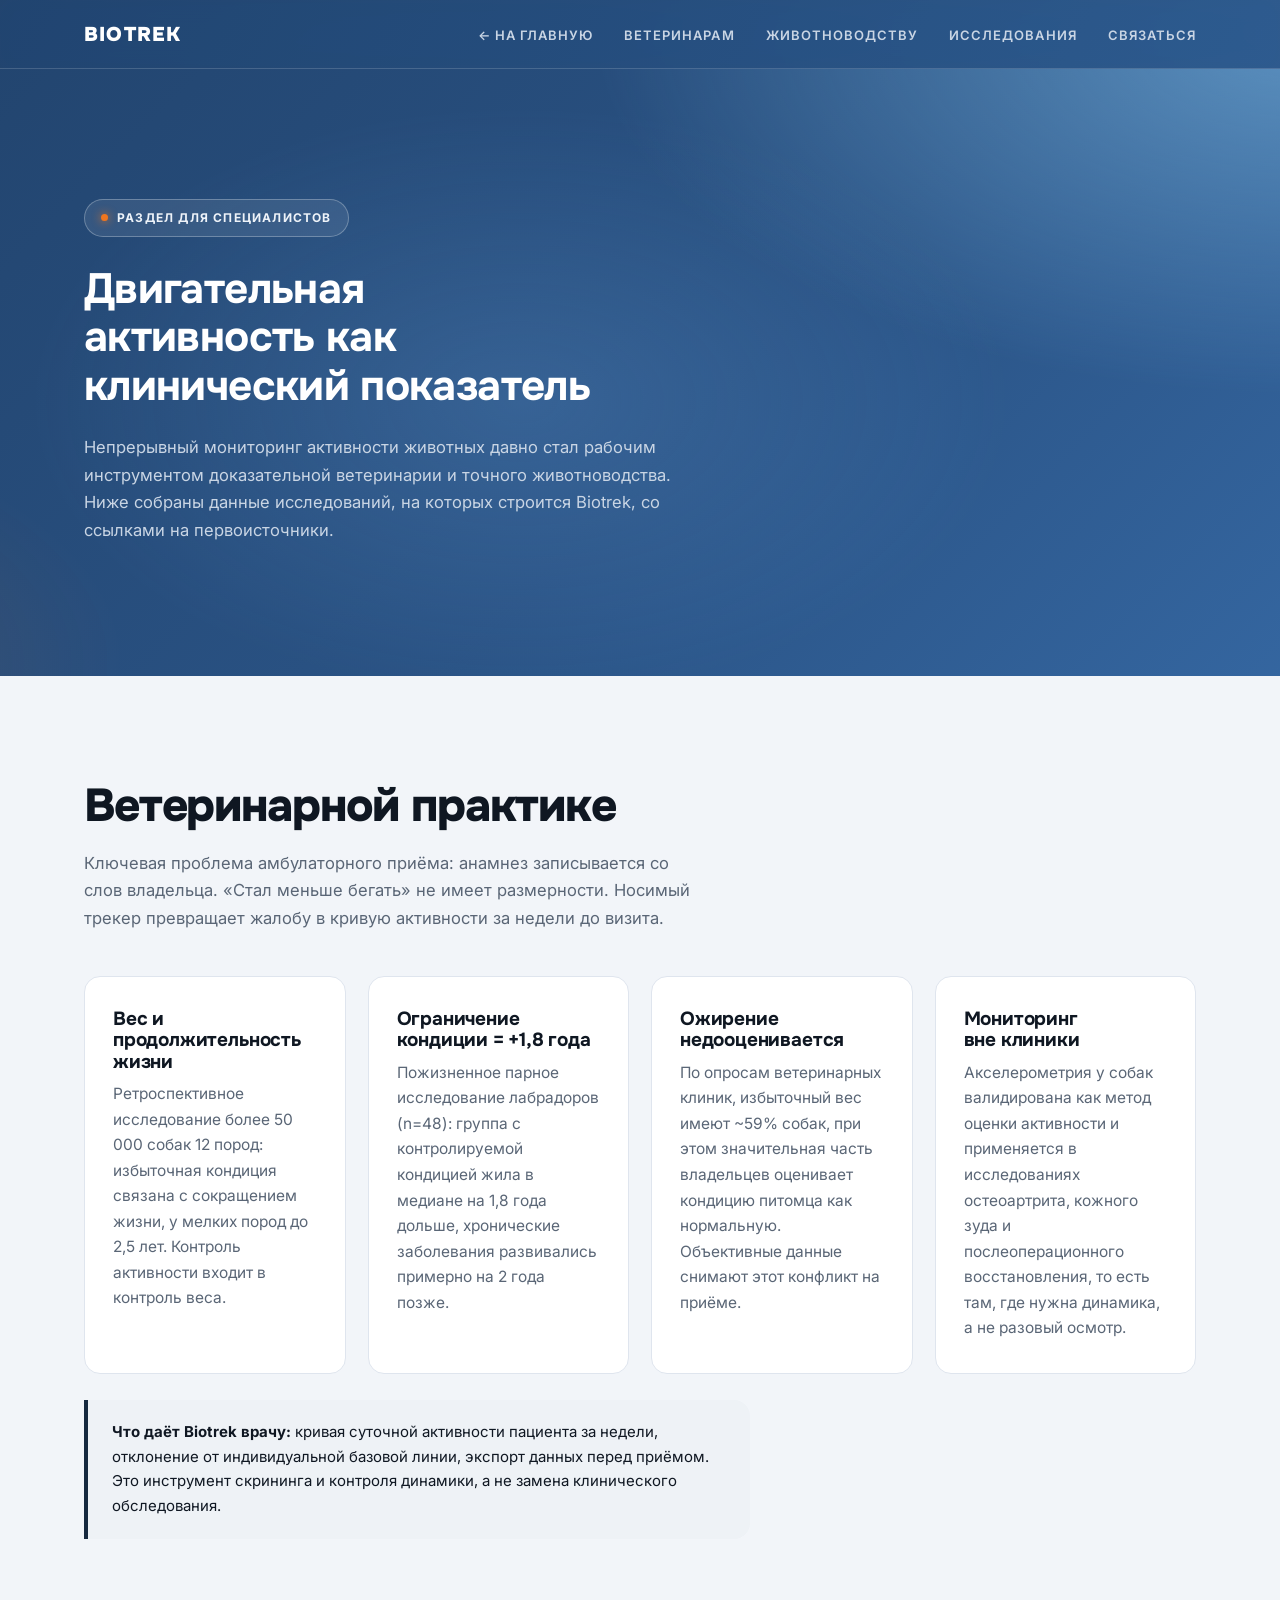
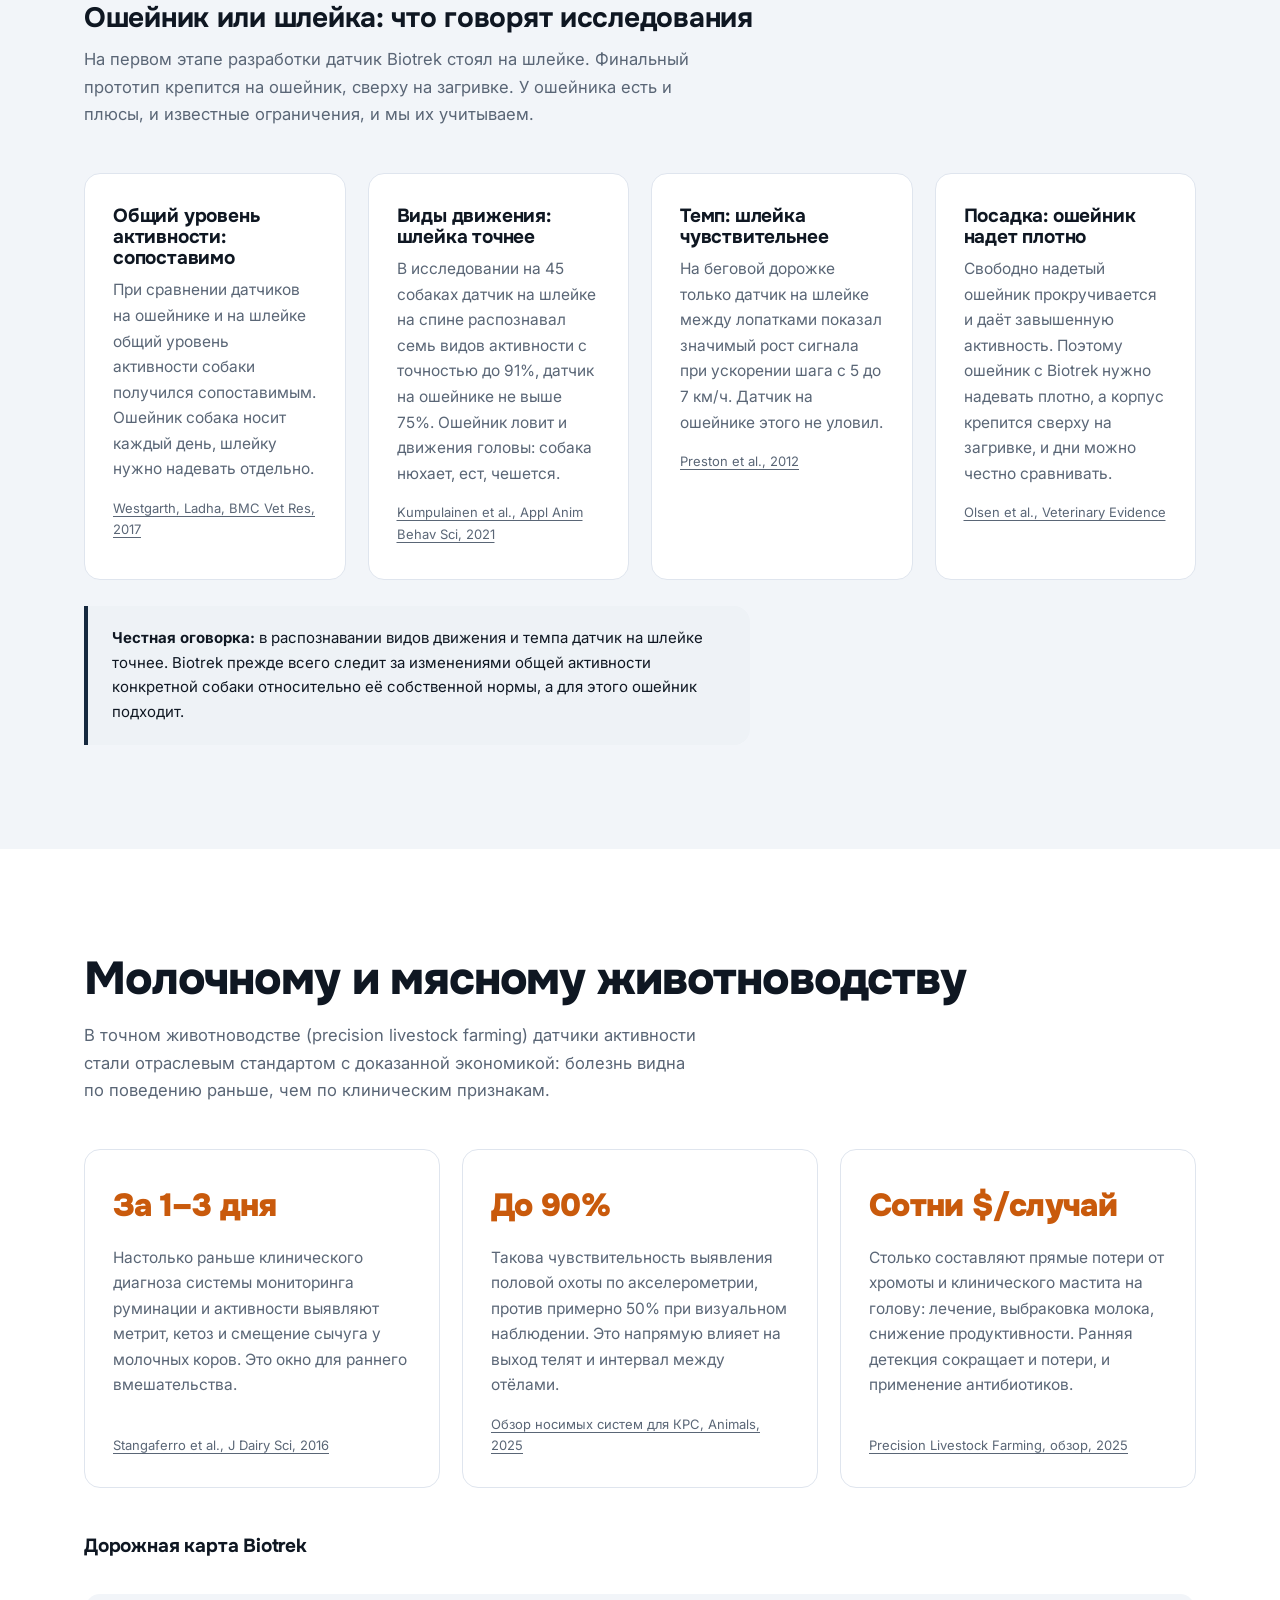
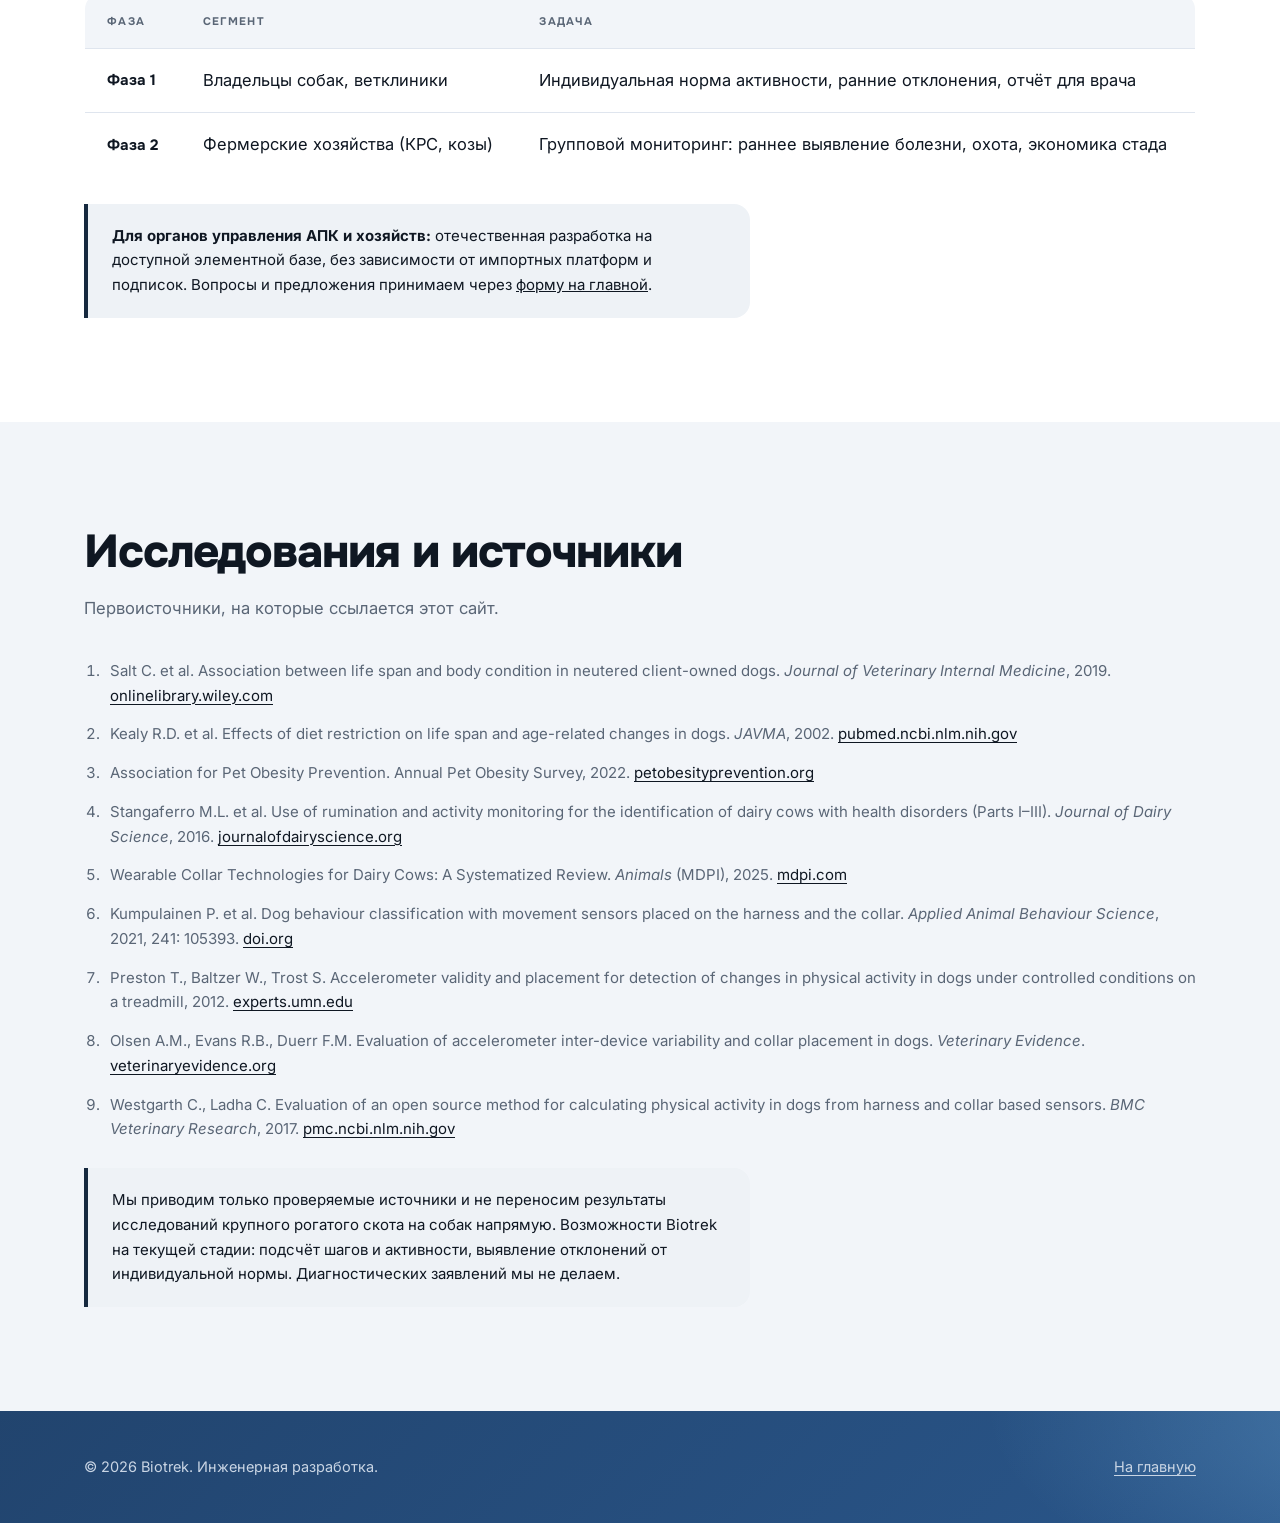
<file: professionals.html>
<!DOCTYPE html>
<html lang="ru">
<head>
  <meta charset="UTF-8">
  <meta name="viewport" content="width=device-width, initial-scale=1">
  <title>Biotrek для профессионалов: ветеринарам и животноводству</title>
  <meta name="description" content="Научные данные о мониторинге двигательной активности животных: объективный анамнез для ветеринаров, раннее выявление заболеваний в молочном животноводстве.">
  <link rel="icon" href="favicon.svg" type="image/svg+xml">
  <link rel="apple-touch-icon" href="apple-touch-icon.png">

  <!-- Превью ссылки в мессенджерах и соцсетях -->
  <meta property="og:type" content="website">
  <meta property="og:site_name" content="Biotrek">
  <meta property="og:title" content="Biotrek для профессионалов: ветеринарам и животноводству">
  <meta property="og:description" content="Научные данные о мониторинге двигательной активности животных: объективный анамнез для ветеринаров, раннее выявление заболеваний в молочном животноводстве.">
  <meta property="og:url" content="https://gromyko221.github.io/pawtrack/professionals.html">
  <meta property="og:image" content="https://gromyko221.github.io/pawtrack/og-image.jpg">
  <meta property="og:image:width" content="1200">
  <meta property="og:image:height" content="630">
  <meta property="og:image:alt" content="Оскар, золотистый ретривер, в кресле">
  <meta name="twitter:card" content="summary_large_image">
  <link rel="stylesheet" href="style.css?v=20261112g">
</head>

<body>

  <div class="wrap">
    <header>
      <div class="logo">Biotrek</div>
      <button class="menu-btn" type="button" aria-expanded="false" aria-controls="site-nav" aria-label="Открыть меню">
        <span></span><span></span><span></span>
      </button>
      <nav id="site-nav">
        <a href="index.html">← На главную</a>
        <a href="#vets">Ветеринарам</a>
        <a href="#agro">Животноводству</a>
        <a href="#refs">Исследования</a>
        <a href="index.html#contact">Связаться</a>
      </nav>
    </header>
  </div>

  <div class="wrap">
    <section class="hero">
      <span class="badge">Раздел для специалистов</span>
      <h1>Двигательная активность как клинический показатель</h1>
      <p class="lead">
        Непрерывный мониторинг активности животных давно стал рабочим
        инструментом доказательной ветеринарии и точного животноводства.
        Ниже собраны данные исследований, на которых строится Biotrek,
        со ссылками на первоисточники.
      </p>
    </section>
  </div>

  <!-- ================= ВЕТЕРИНАРАМ ================= -->
  <section class="soft" id="vets">
    <div class="wrap">
      <h2>Ветеринарной практике</h2>
      <p class="lead">
        Ключевая проблема амбулаторного приёма: анамнез записывается
        со слов владельца. «Стал меньше бегать» не имеет размерности.
        Носимый трекер превращает жалобу в кривую активности за недели
        до визита.
      </p>

      <div class="grid">
        <div class="card">
          <h3>Вес и продолжительность жизни</h3>
          <p>
            Ретроспективное исследование более 50 000 собак 12 пород:
            избыточная кондиция связана с сокращением жизни, у мелких пород
            до 2,5 лет. Контроль активности входит в контроль веса.
          </p>
        </div>
        <div class="card">
          <h3>Ограничение кондиции = +1,8 года</h3>
          <p>
            Пожизненное парное исследование лабрадоров (n=48): группа
            с контролируемой кондицией жила в медиане на 1,8 года дольше,
            хронические заболевания развивались примерно на 2 года позже.
          </p>
        </div>
        <div class="card">
          <h3>Ожирение недооценивается</h3>
          <p>
            По опросам ветеринарных клиник, избыточный вес имеют ~59% собак,
            при этом значительная часть владельцев оценивает кондицию питомца
            как нормальную. Объективные данные снимают этот конфликт на приёме.
          </p>
        </div>
        <div class="card">
          <h3>Мониторинг вне клиники</h3>
          <p>
            Акселерометрия у собак валидирована как метод оценки активности
            и применяется в исследованиях остеоартрита, кожного зуда
            и послеоперационного восстановления, то есть там, где нужна
            динамика, а не разовый осмотр.
          </p>
        </div>
      </div>

      <div class="note">
        <strong>Что даёт Biotrek врачу:</strong> кривая суточной активности
        пациента за недели, отклонение от индивидуальной базовой линии,
        экспорт данных перед приёмом. Это инструмент скрининга и контроля
        динамики, а не замена клинического обследования.
      </div>

      <!-- Ошейник или шлейка: честное сравнение, у каждого довода источник -->
      <h3 class="block-title" id="placement">Ошейник или шлейка: что говорят исследования</h3>
      <p class="lead">
        На первом этапе разработки датчик Biotrek стоял на шлейке. Финальный прототип
        крепится на ошейник, сверху на загривке. У ошейника есть и плюсы,
        и известные ограничения, и мы их учитываем.
      </p>
      <div class="grid">
        <div class="card">
          <h3>Общий уровень активности: сопоставимо</h3>
          <p>
            При сравнении датчиков на ошейнике и на шлейке общий уровень активности
            собаки получился сопоставимым. Ошейник собака носит каждый день,
            шлейку нужно надевать отдельно.
          </p>
          <a class="src" href="https://pmc.ncbi.nlm.nih.gov/articles/PMC5678807" target="_blank" rel="noopener">Westgarth, Ladha, BMC Vet Res, 2017</a>
        </div>
        <div class="card">
          <h3>Виды движения: шлейка точнее</h3>
          <p>
            В исследовании на 45 собаках датчик на шлейке на спине распознавал семь
            видов активности с точностью до 91%, датчик на ошейнике не выше 75%.
            Ошейник ловит и движения головы: собака нюхает, ест, чешется.
          </p>
          <a class="src" href="https://doi.org/10.1016/j.applanim.2021.105393" target="_blank" rel="noopener">Kumpulainen et al., Appl Anim Behav Sci, 2021</a>
        </div>
        <div class="card">
          <h3>Темп: шлейка чувствительнее</h3>
          <p>
            На беговой дорожке только датчик на шлейке между лопатками показал
            значимый рост сигнала при ускорении шага с 5 до 7 км/ч. Датчик
            на ошейнике этого не уловил.
          </p>
          <a class="src" href="https://experts.umn.edu/en/publications/accelerometer-validity-and-placement-for-detection-of-changes-in-/" target="_blank" rel="noopener">Preston et al., 2012</a>
        </div>
        <div class="card">
          <h3>Посадка: ошейник надет плотно</h3>
          <p>
            Свободно надетый ошейник прокручивается и даёт завышенную активность.
            Поэтому ошейник с Biotrek нужно надевать плотно, а корпус крепится
            сверху на загривке, и дни можно честно сравнивать.
          </p>
          <a class="src" href="https://veterinaryevidence.org/index.php/ve/article/download/40/55?inline=1" target="_blank" rel="noopener">Olsen et al., Veterinary Evidence</a>
        </div>
      </div>
      <div class="note">
        <strong>Честная оговорка:</strong> в распознавании видов движения и темпа
        датчик на шлейке точнее. Biotrek прежде всего следит за изменениями
        общей активности конкретной собаки относительно её собственной нормы,
        а для этого ошейник подходит.
      </div>
    </div>
  </section>

  <!-- ================= ЖИВОТНОВОДСТВУ ================= -->
  <section id="agro">
    <div class="wrap">
      <h2>Молочному и мясному животноводству</h2>
      <p class="lead">
        В точном животноводстве (precision livestock farming) датчики
        активности стали отраслевым стандартом с доказанной экономикой:
        болезнь видна по поведению раньше, чем по клиническим признакам.
      </p>

      <div class="stats">
        <div class="stat">
          <div class="big">За 1–3 дня</div>
          <p>Настолько раньше клинического диагноза системы мониторинга руминации
             и активности выявляют метрит, кетоз и смещение сычуга у молочных
             коров. Это окно для раннего вмешательства.</p>
          <a class="src" href="https://www.journalofdairyscience.org/article/S0022-0302(16)30404-0/fulltext" target="_blank" rel="noopener">Stangaferro et al., J Dairy Sci, 2016</a>
        </div>
        <div class="stat">
          <div class="big">До 90%</div>
          <p>Такова чувствительность выявления половой охоты по акселерометрии,
             против примерно 50% при визуальном наблюдении. Это напрямую влияет
             на выход телят и интервал между отёлами.</p>
          <a class="src" href="https://www.mdpi.com/2076-2615/15/3/458" target="_blank" rel="noopener">Обзор носимых систем для КРС, Animals, 2025</a>
        </div>
        <div class="stat">
          <div class="big">Сотни $/случай</div>
          <p>Столько составляют прямые потери от хромоты и клинического
             мастита на голову:
             лечение, выбраковка молока, снижение продуктивности. Ранняя
             детекция сокращает и потери, и применение антибиотиков.</p>
          <a class="src" href="https://www.mdpi.com/2076-2615/15/3/458" target="_blank" rel="noopener">Precision Livestock Farming, обзор, 2025</a>
        </div>
      </div>

      <h3 style="margin-top: 48px;">Дорожная карта Biotrek</h3>
      <table>
        <thead>
          <tr><th>Фаза</th><th>Сегмент</th><th>Задача</th></tr>
        </thead>
        <tbody>
          <tr>
            <td class="phase" data-label="Фаза">Фаза 1</td>
            <td data-label="Сегмент">Владельцы собак, ветклиники</td>
            <td data-label="Задача">Индивидуальная норма активности, ранние отклонения, отчёт для врача</td>
          </tr>
          <tr>
            <td class="phase" data-label="Фаза">Фаза 2</td>
            <td data-label="Сегмент">Фермерские хозяйства (КРС, козы)</td>
            <td data-label="Задача">Групповой мониторинг: раннее выявление болезни, охота, экономика стада</td>
          </tr>
        </tbody>
      </table>

      <div class="note">
        <strong>Для органов управления АПК и хозяйств:</strong> отечественная
        разработка на доступной элементной базе, без зависимости от импортных
        платформ и подписок. Вопросы и предложения принимаем через
        <a href="index.html#contact">форму на главной</a>.
      </div>
    </div>
  </section>

  <!-- ================= ИСТОЧНИКИ ================= -->
  <section class="soft" id="refs">
    <div class="wrap">
      <h2>Исследования и источники</h2>
      <p class="lead">Первоисточники, на которые ссылается этот сайт.</p>

      <ol class="refs">
        <li>
          Salt C. et al. Association between life span and body condition
          in neutered client-owned dogs. <em>Journal of Veterinary Internal
          Medicine</em>, 2019.
          <a href="https://onlinelibrary.wiley.com/doi/full/10.1111/jvim.15367" target="_blank" rel="noopener">onlinelibrary.wiley.com</a>
        </li>
        <li>
          Kealy R.D. et al. Effects of diet restriction on life span and
          age-related changes in dogs. <em>JAVMA</em>, 2002.
          <a href="https://pubmed.ncbi.nlm.nih.gov/11991408/" target="_blank" rel="noopener">pubmed.ncbi.nlm.nih.gov</a>
        </li>
        <li>
          Association for Pet Obesity Prevention. Annual Pet Obesity Survey, 2022.
          <a href="https://www.petobesityprevention.org/" target="_blank" rel="noopener">petobesityprevention.org</a>
        </li>
        <li>
          Stangaferro M.L. et al. Use of rumination and activity monitoring
          for the identification of dairy cows with health disorders
          (Parts I–III). <em>Journal of Dairy Science</em>, 2016.
          <a href="https://www.journalofdairyscience.org/article/S0022-0302(16)30404-0/fulltext" target="_blank" rel="noopener">journalofdairyscience.org</a>
        </li>
        <li>
          Wearable Collar Technologies for Dairy Cows: A Systematized Review.
          <em>Animals</em> (MDPI), 2025.
          <a href="https://www.mdpi.com/2076-2615/15/3/458" target="_blank" rel="noopener">mdpi.com</a>
        </li>
        <li>
          Kumpulainen P. et al. Dog behaviour classification with movement sensors
          placed on the harness and the collar. <em>Applied Animal Behaviour Science</em>,
          2021, 241: 105393.
          <a href="https://doi.org/10.1016/j.applanim.2021.105393" target="_blank" rel="noopener">doi.org</a>
        </li>
        <li>
          Preston T., Baltzer W., Trost S. Accelerometer validity and placement for
          detection of changes in physical activity in dogs under controlled conditions
          on a treadmill, 2012.
          <a href="https://experts.umn.edu/en/publications/accelerometer-validity-and-placement-for-detection-of-changes-in-/" target="_blank" rel="noopener">experts.umn.edu</a>
        </li>
        <li>
          Olsen A.M., Evans R.B., Duerr F.M. Evaluation of accelerometer inter-device
          variability and collar placement in dogs. <em>Veterinary Evidence</em>.
          <a href="https://veterinaryevidence.org/index.php/ve/article/download/40/55?inline=1" target="_blank" rel="noopener">veterinaryevidence.org</a>
        </li>
        <li>
          Westgarth C., Ladha C. Evaluation of an open source method for calculating
          physical activity in dogs from harness and collar based sensors.
          <em>BMC Veterinary Research</em>, 2017.
          <a href="https://pmc.ncbi.nlm.nih.gov/articles/PMC5678807" target="_blank" rel="noopener">pmc.ncbi.nlm.nih.gov</a>
        </li>
      </ol>

      <div class="note">
        Мы приводим только проверяемые источники и не переносим результаты
        исследований крупного рогатого скота на собак напрямую. Возможности
        Biotrek на текущей стадии: подсчёт шагов и активности, выявление
        отклонений от индивидуальной нормы. Диагностических заявлений
        мы не делаем.
      </div>
    </div>
  </section>

  <div class="wrap">
    <footer>
      <div>© <span id="year">2026</span> Biotrek. Инженерная разработка.</div>
      <div><a href="index.html">На главную</a></div>
    </footer>
  </div>

  <script src="script.js?v=20261112b"></script>

</body>
</html>
</file>
<file: style.css>
@import url('https://fonts.googleapis.com/css2?family=Onest:wght@500;600;700;800;900&family=Inter:wght@400;500;600;700&display=swap');

/* ============================================================
   style.css — Biotrek. Спортивно-технологичная тема
   по мотивам WHOOP и Garmin.

   Рецепт стиля:
   • тёмный первый экран с крупным заголовком КАПСОМ (WHOOP)
   • светлые продуктовые секции с большими карточками (Garmin)
   • один акцент на весь сайт: оранжевый. Им покрашены кнопки,
     галочки и ключевые цифры, больше ничем
   • шрифты: Onest для заголовков (жирный, собранный, с кириллицей:
     у прежнего Archivo русских букв не было, и они подменялись другим
     шрифтом), Inter для текста (нейтральный, читаемый)
   ============================================================ */


/* --- ПЕРЕМЕННЫЕ --------------------------------------------- */
:root {
  /* Единственный акцент сайта. Тёмно-синий текст на оранжевой
     кнопке даёт контраст 5,1:1, этого хватает для любого текста. */
  --accent:      #f0761f;   /* оранжевый: кнопки, галочки */
  --accent-dark: #ff8a3d;   /* кнопка при наведении, чуть светлее */
  --accent-ink:  #c95a0c;   /* оранжевый ТЕКСТ на белом: темнее, чтобы читался (4,2:1) */
  --accent-soft: #fff1e6;   /* бледно-оранжевая подложка под значки */

  --neutral-soft: #eef2f6;  /* нейтральная серо-голубая подложка (примечания, таблица) */

  --dark:        #16293f;   /* тёмно-синий посветлее */
  --dark-2:      #1e3450;
  --dark-line:   rgba(255, 255, 255, .16);   /* линии на синем фоне */
  --on-dark:     #eef3f9;   /* текст на тёмном */
  --on-dark-mut: #c9d5e4;   /* приглушённый текст на синем: светлее, фон стал ярче */

  --ink:         #0f1722;   /* текст на светлом */
  --muted:       #5a6676;
  --bg:          #ffffff;
  --bg-soft:     #f2f5f9;   /* холодный светло-серый с синим подтоном */
  --line:        #dfe5ee;

  --radius:      16px;

  --num:         var(--accent-ink);   /* ключевые цифры исследований */
}


/* --- БАЗА --------------------------------------------------- */
* { box-sizing: border-box; margin: 0; padding: 0; }

html { scroll-behavior: smooth; }

/* Тёмные фоны шапки, хиро и подвала растянуты псевдоэлементами
   далеко за края экрана. Без этой строки страницу можно было
   прокрутить вбок в пустоту. clip, а не hidden: hidden ломает
   «липкую» шапку (position: sticky), а clip её не трогает. */
html, body { overflow-x: clip; }

body {
  font-family: 'Inter', system-ui, -apple-system, "Segoe UI", sans-serif;
  color: var(--ink);
  background: var(--bg);
  line-height: 1.65;
  font-size: 16.5px;
  -webkit-font-smoothing: antialiased;
}

.wrap { max-width: 1160px; margin: 0 auto; padding: 0 24px; }

section { padding: 104px 0; }
.soft   { background: var(--bg-soft); }

/* Заголовки обычным регистром: по-русски длинные слова капсом
   читаются тяжело. Капс остался только у мелких ярлыков
   (меню, кнопки, подписи над полями), там он работает как метка. */
h1, h2, h3 {
  font-family: 'Onest', 'Inter', sans-serif;
  line-height: 1.12;
  font-weight: 800;
  letter-spacing: -.015em;
  text-wrap: balance;
}
h2 { font-size: clamp(30px, 3.6vw, 46px); margin-bottom: 18px; letter-spacing: -.025em; }
h3 { font-size: 19px; font-weight: 700; margin-bottom: 8px; letter-spacing: -.01em; }

.lead {
  color: var(--muted);
  font-size: clamp(16px, 1.3vw, 19px);
  max-width: 62ch;
}


/* --- ШАПКА (тёмная, как у WHOOP) ---------------------------- */
header {
  display: flex;
  justify-content: space-between;
  align-items: center;
  padding: 18px 0;
  position: sticky; top: 0;
  z-index: 20;
}
header::before {
  content: "";
  position: absolute;
  inset: 0 -50vw;
  background: linear-gradient(120deg, rgba(30, 61, 99, .92), rgba(48, 94, 148, .92));
  backdrop-filter: saturate(160%) blur(10px);
  border-bottom: 1px solid var(--dark-line);
  z-index: -1;
}

.logo {
  font-family: 'Onest', sans-serif;
  font-weight: 900;
  font-size: 20px;
  text-transform: uppercase;
  letter-spacing: .06em;
  color: #fff;
}

nav a {
  margin-left: 26px;
  color: var(--on-dark-mut);
  text-decoration: none;
  font-size: 13px;
  font-weight: 600;
  text-transform: uppercase;
  letter-spacing: .08em;
  transition: color .18s;
}
nav a:hover { color: var(--accent); }

/* Кнопка-«бургер»: три полоски. На компьютере её не видно,
   она появляется только на телефоне (см. блок ТЕЛЕФОН внизу). */
.menu-btn {
  display: none;
  width: 44px; height: 44px;          /* 44px: удобно попасть пальцем */
  padding: 12px 10px;
  background: transparent;
  border: 1px solid var(--dark-line);
  border-radius: 12px;
  cursor: pointer;
  flex-direction: column;
  justify-content: space-between;
}
.menu-btn span {
  display: block;
  height: 2px;
  background: var(--on-dark);
  border-radius: 2px;
  transition: transform .2s ease, opacity .2s ease;
}
/* Открытое меню: полоски складываются в крестик */
.menu-open .menu-btn span:nth-child(1) { transform: translateY(8px) rotate(45deg); }
.menu-open .menu-btn span:nth-child(2) { opacity: 0; }
.menu-open .menu-btn span:nth-child(3) { transform: translateY(-8px) rotate(-45deg); }
.menu-btn:focus-visible { outline: 2px solid var(--accent); outline-offset: 2px; }


/* --- ПЕРВЫЙ ЭКРАН (тёмный) ----------------------------------
   Шапка и хиро лежат в разных .wrap, поэтому тёмный фон хиро
   тоже рисуем растянутым псевдоэлементом на всю ширину. */
.hero {
  padding: 130px 0 110px;
  position: relative;
  color: var(--on-dark);
}
.hero::before {
  content: "";
  position: absolute;
  inset: -80px -50vw 0;
  /* Три слоя, сверху вниз: голубое свечение справа, лёгкая дымка
     слева внизу, а в основе — диагональный градиент из глубокого
     синего в более яркий. Движение цвета = ощущение технологичности. */
  background:
    radial-gradient(1100px 560px at 78% 6%, rgba(150, 215, 255, .45), transparent 65%),
    radial-gradient(700px 420px at 45% 60%, rgba(120, 180, 240, .18), transparent 70%),
    radial-gradient(700px 360px at 8% 98%, rgba(240, 118, 31, .16), transparent 70%),
    linear-gradient(135deg, #1e3d63 0%, #2a5385 55%, #3b72b1 100%);
  z-index: -1;
}

.hero h1 {
  font-size: clamp(30px, 3.3vw, 44px);
  font-weight: 700;
  line-height: 1.15;
  letter-spacing: -.015em;
  text-transform: none;
  text-wrap: balance;
  margin-bottom: 24px;
  max-width: 20ch;
  color: #fff;
}
/* Вопросительный знак того же цвета, что и заголовок */
.hero h1 .q { color: inherit; }

.hero .lead {
  color: var(--on-dark-mut);
  margin-bottom: 22px;
}
.hero-name { font-weight: 700; color: var(--on-dark); margin-bottom: 10px; }

/* Буллиты на первом экране: свои маркеры-галочки вместо точек */
.hero-list {
  list-style: none;
  margin: 0 0 38px;
}
.hero-list li {
  position: relative;
  padding-left: 30px;
  margin-bottom: 10px;
  color: var(--on-dark-mut);
  font-size: clamp(16px, 1.3vw, 18px);
  max-width: 58ch;
}
.hero-list li::before {
  content: "✓";
  position: absolute;
  left: 0;
  color: var(--accent);
  font-weight: 800;
}
.hero-actions { display: flex; gap: 14px; flex-wrap: wrap; }

/* Фото Оскара на первом экране: текст слева, фото справа */
.hero-grid {
  display: grid;
  grid-template-columns: minmax(0, 1fr) minmax(0, 1.2fr);
  gap: 48px;
  align-items: center;
}
.hero-photo {
  margin: 0;
  display: flex;
  flex-direction: column;
  align-items: center;
  text-align: center;
}

/* Круглое фото в оранжевом кольце прогресса, как на экране
   «Сегодня» в приложении. --d — диаметр фото, от него считаются
   кольцо и кружки на его концах. */
.hero-ring {
  --d: 500px;
  --ring: 10px;        /* толщина кольца */
  --gap: 20px;         /* зазор между фото и кольцом */
  --progress: 82%;     /* 9 840 из 12 000 шагов */
  position: relative;
  width: var(--d);
  max-width: 100%;
  aspect-ratio: 1 / 1;
  margin: calc(var(--gap) + var(--ring));
}
.hero-ring img {
  width: 100%; height: 100%;
  object-fit: cover;
  border-radius: 50%;
  display: block;
  box-shadow: 0 30px 70px rgba(10, 25, 45, .35);
}
/* Само кольцо: конический градиент (оранжевая дуга + бледный остаток),
   а маска оставляет от круга только тонкий ободок */
.hero-ring::before {
  content: "";
  position: absolute;
  inset: calc(-1 * (var(--gap) + var(--ring)));
  border-radius: 50%;
  background: conic-gradient(var(--accent) 0 var(--progress), rgba(255, 255, 255, .22) var(--progress) 100%);
  -webkit-mask: radial-gradient(farthest-side, transparent calc(100% - var(--ring)), #000 calc(100% - var(--ring) + 1px));
          mask: radial-gradient(farthest-side, transparent calc(100% - var(--ring)), #000 calc(100% - var(--ring) + 1px));
}
/* Закруглённый конец дуги: кружок, повёрнутый на угол прогресса */
.hero-ring::after {
  content: "";
  position: absolute;
  left: 50%; top: 50%;
  width: var(--ring); height: var(--ring);
  margin: calc(var(--ring) / -2) 0 0 calc(var(--ring) / -2);
  border-radius: 50%;
  background: var(--accent);
  transform: rotate(calc(3.6deg * 82)) translateY(calc(-1 * (var(--d) / 2 + var(--gap) + var(--ring) / 2)));
}
/* Плашка с шагами на кольце, справа */
.hero-steps {
  position: absolute;
  right: -34px; top: 60%;
  background: #fff;
  color: var(--ink);
  font-size: 15px;
  padding: 9px 16px;
  border-radius: 999px;
  box-shadow: 0 12px 28px rgba(0, 0, 0, .25);
  white-space: nowrap;
}
.hero-steps strong { font-family: 'Onest', sans-serif; font-weight: 800; color: var(--accent-ink); }

.hero-photo figcaption {
  margin-top: 6px;
  font-size: 15px;
  color: var(--on-dark-mut);
  max-width: 40ch;
}

.badge {
  display: inline-flex;
  align-items: center;
  gap: 9px;
  background: rgba(211, 220, 230, .1);
  color: var(--on-dark);
  border: 1px solid rgba(211, 220, 230, .35);
  border-radius: 999px;
  padding: 8px 16px;
  font-size: 12px;
  font-weight: 700;
  text-transform: uppercase;
  letter-spacing: .1em;
  margin-bottom: 28px;
}
.badge::before {
  content: "";
  width: 7px; height: 7px;
  border-radius: 50%;
  background: var(--accent);
  box-shadow: 0 0 10px var(--accent);   /* лёгкое свечение индикатора */
}


/* --- КНОПКИ -------------------------------------------------- */
.btn {
  display: inline-flex;
  align-items: center;
  justify-content: center;
  gap: 8px;
  background: var(--accent);
  color: #16293f;                 /* тёмно-синий текст на оранжевом */
  padding: 16px 34px;
  border-radius: 999px;
  text-decoration: none;
  font-family: 'Onest', sans-serif;
  font-weight: 800;
  font-size: 14px;
  text-transform: uppercase;
  letter-spacing: .06em;
  border: none;
  cursor: pointer;
  transition: transform .16s ease, box-shadow .16s ease, background .16s ease;
}
.btn:hover {
  background: var(--accent-dark);
  transform: translateY(-2px);
  box-shadow: 0 12px 30px rgba(16, 32, 54, .28);
}
.btn:active { transform: translateY(0); }
.btn:disabled { opacity: .55; cursor: default; transform: none; box-shadow: none; }

/* Контурная кнопка. На тёмном хиро — светлый контур. */
.btn-ghost {
  background: transparent;
  color: #fff;
  border: 1px solid rgba(255, 255, 255, .28);
}
.btn-ghost:hover {
  background: rgba(255, 255, 255, .08);
  box-shadow: none;
}


/* --- КАРТОЧКИ (светлые секции, дух Garmin) ------------------ */
.grid {
  display: grid;
  grid-template-columns: repeat(auto-fit, minmax(240px, 1fr));   /* 4 карточки встают в один ряд */
  gap: 22px;
  margin-top: 44px;
}
.card {
  background: #fff;
  border: 1px solid var(--line);
  border-radius: var(--radius);
  padding: 32px 28px;
  transition: transform .18s ease, box-shadow .18s ease, border-color .18s ease;
}
.card:hover {
  transform: translateY(-4px);
  border-color: var(--accent);
  box-shadow: 0 16px 40px rgba(16, 20, 19, .08);
}
.card p { color: var(--muted); font-size: 15.5px; }

.card .ico {
  width: 50px; height: 50px;
  display: flex; align-items: center; justify-content: center;
  background: var(--accent-soft);
  border-radius: 12px;
  font-size: 22px;
  font-weight: 800;
  color: var(--accent-ink);
  margin-bottom: 18px;
}


/* --- ТАБЛИЦА ------------------------------------------------- */
table {
  width: 100%;
  border-collapse: collapse;
  margin-top: 36px;
  background: #fff;
  border: 1px solid var(--line);
  border-radius: var(--radius);
  overflow: hidden;
}
th, td { text-align: left; padding: 18px 22px; border-bottom: 1px solid var(--line); }
th {
  font-family: 'Onest', sans-serif;
  font-size: 11px;
  text-transform: uppercase;
  letter-spacing: .12em;
  color: var(--muted);
  background: var(--bg-soft);
  font-weight: 700;
}
tbody tr:last-child td { border-bottom: none; }
tbody tr:hover { background: var(--neutral-soft); }
td.phase {
  font-family: 'Onest', sans-serif;
  font-weight: 700;
  font-size: 15px;
  color: var(--ink);
  white-space: nowrap;
}


/* --- ПРОДУКТ ------------------------------------------------- */
.product {
  display: grid;
  grid-template-columns: 1.05fr 1fr;
  gap: 44px;
  align-items: start;
  margin-top: 44px;
}

.photo-slot {
  aspect-ratio: 4 / 3;
  border: 2px dashed var(--line);
  border-radius: var(--radius);
  background: #fff;
  display: flex; align-items: center; justify-content: center;
  color: var(--muted);
  font-size: 15px;
  text-align: center;
  padding: 24px;
}
.photo {
  width: 100%; height: auto;
  border-radius: var(--radius);
  border: 1px solid var(--line);
  box-shadow: 0 20px 50px rgba(16, 20, 19, .12);
  display: block;
}

/* Инфографика: по клику открывается крупно, а главная мысль
   продублирована обычным текстом, который читается на любом экране. */
.product-figure { margin: 0; }
.product-figure .zoom { display: block; cursor: zoom-in; }
.product-figure figcaption {
  margin-top: 14px;
  font-size: 15px;
  line-height: 1.55;
  color: var(--muted);
}
.product-figure figcaption strong { color: var(--ink); }
.product-figure figcaption a {
  display: inline-block;
  margin-top: 6px;
  color: var(--ink);
  font-weight: 600;
  text-underline-offset: 3px;
}

.specs { list-style: none; margin: 12px 0 30px; }
.specs li {
  position: relative;
  padding-left: 32px;
  margin-bottom: 11px;
  color: var(--muted);
}
.specs li::before {
  content: "✓";
  position: absolute;
  left: 0; top: 3px;
  width: 20px; height: 20px;
  display: flex; align-items: center; justify-content: center;
  background: var(--accent-soft);
  color: var(--accent-ink);
  border-radius: 50%;
  font-size: 12px;
  font-weight: 800;
}

/* Три шага: крупный номер-цифра в духе спортивной статистики. */
.steps {
  display: grid;
  grid-template-columns: repeat(auto-fit, minmax(250px, 1fr));
  gap: 26px;
  margin-top: 52px;
}
.step { padding-top: 20px; border-top: 3px solid var(--ink); }
.step .num {
  font-family: 'Onest', sans-serif;
  font-size: 30px;
  font-weight: 900;
  color: var(--ink);
  margin-bottom: 10px;
}
.step p { color: var(--muted); font-size: 15.5px; }


/* --- ПЛИТКИ С ЦИФРАМИ ИССЛЕДОВАНИЙ -------------------------- */
.stats {
  display: grid;
  grid-template-columns: repeat(auto-fit, minmax(280px, 1fr));
  gap: 22px;
  margin-top: 44px;
}
.stat {
  background: #fff;
  border: 1px solid var(--line);
  border-radius: var(--radius);
  padding: 30px 28px;
  display: flex;
  flex-direction: column;
}
.stat .big {
  font-family: 'Onest', sans-serif;
  font-size: clamp(30px, 3vw, 40px);
  font-weight: 900;
  color: var(--accent-ink);   /* оранжевый: главные цифры должны бросаться в глаза */
  margin-bottom: 12px;
  letter-spacing: -.02em;
}
.stat p { color: var(--muted); font-size: 15.5px; flex: 1; }
/* Подзаголовок внутри секции (например «Почему датчик на холке») */
.block-title { font-size: clamp(22px, 2.2vw, 28px); margin: 64px 0 12px; scroll-margin-top: 90px; }
.card .src { display: inline-block; margin-top: 14px; }
.placement figcaption a { color: var(--ink); font-weight: 600; text-underline-offset: 3px; white-space: nowrap; }
/* На странице для профессионалов цифры длиннее («Сотни $/случай»),
   поэтому шрифт чуть меньше и без переноса: каждая цифра в одну строку */
#agro .stat .big { font-size: clamp(26px, 2.5vw, 34px); white-space: nowrap; }
.stat .src, .card .src {
  margin-top: 16px;
  font-size: 13px;
  color: var(--muted);
  text-decoration: underline;
  text-underline-offset: 3px;
}
.stat .src:hover, .card .src:hover { color: var(--ink); }

/* Плашка-примечание */
.note {
  background: var(--neutral-soft);
  border-left: 4px solid var(--dark);
  border-radius: 0 var(--radius) var(--radius) 0;
  padding: 20px 24px;
  margin-top: 26px;
  font-size: 15px;
  color: var(--ink);
  max-width: 74ch;
}
.note a { color: inherit; }

/* Список источников */
.refs { margin: 36px 0 0 20px; font-size: 15px; color: var(--muted); }
.refs li { margin-bottom: 14px; padding-left: 6px; }
.refs a { color: var(--ink); text-underline-offset: 3px; }

/* Ссылки внутри карточек и подвала */
.card a, footer a { color: inherit; text-underline-offset: 3px; }


/* --- ГАЛЕРЕЯ ПРОТОТИПА -------------------------------------- */
.gallery-title { margin-top: 64px; }
.gallery {
  display: grid;
  grid-template-columns: repeat(auto-fit, minmax(260px, 1fr));
  gap: 20px;
  margin-top: 22px;
}
.gallery figure { margin: 0; }
.gallery img, .gallery video {
  width: 100%;
  aspect-ratio: 4 / 3;      /* все ячейки одной высоты */
  object-fit: cover;        /* заполнить рамку, лишнее обрезать */
  border-radius: var(--radius);
  border: 1px solid var(--line);
  display: block;
  background: var(--dark);  /* тёмная подложка видна, пока видео грузится */
}
.gallery figcaption {
  font-size: 13.5px;
  color: var(--muted);
  margin-top: 10px;
  line-height: 1.5;
}



/* --- ТЁМНАЯ СЕКЦИЯ (прототип) ------------------------------- */
.dark {
  /* Синий градиент со свечением: сверху справа голубой блик,
     снизу слева тёплый оранжевый отсвет, в основе переход
     из глубокого синего в яркий */
  background:
    radial-gradient(1100px 560px at 90% 0%, rgba(150, 215, 255, .40), transparent 65%),
    radial-gradient(800px 500px at 40% 55%, rgba(120, 180, 240, .16), transparent 70%),
    radial-gradient(800px 420px at 0% 100%, rgba(240, 118, 31, .14), transparent 70%),
    linear-gradient(160deg, #1e3d63 0%, #29517f 55%, #386dab 100%);
  color: var(--on-dark);
}
.dark h2 { color: #fff; }
.dark .lead { color: var(--on-dark-mut); }


/* --- ПРИМЕР ОТЧЁТА И ФУНКЦИИ -------------------------------- */
.solution {
  display: grid;
  grid-template-columns: minmax(0, 1.15fr) minmax(0, 1fr);
  gap: 56px;
  align-items: center;
  margin-top: 48px;
}

/* Карточка «как в приложении» */
.report {
  margin: 0;
  background: #fff;
  border: 1px solid var(--line);
  border-radius: 20px;
  padding: 26px 26px 22px;
  box-shadow: 0 30px 60px rgba(22, 41, 63, .10);
}
.report-head {
  display: flex;
  justify-content: space-between;
  align-items: flex-start;
  gap: 12px;
  margin-bottom: 14px;
}
.report-title { font-family: 'Onest', sans-serif; font-weight: 700; font-size: 18px; }
.report-sub { font-size: 14px; color: var(--muted); }
.report-tag {
  flex: none;
  font-size: 11px;
  font-weight: 700;
  text-transform: uppercase;
  letter-spacing: .08em;
  color: var(--muted);
  background: var(--neutral-soft);
  border-radius: 999px;
  padding: 5px 10px;
}

/* Сам график: цвета задаём здесь, а не в разметке svg */
.chart { width: 100%; height: auto; display: block; }
.chart .band  { fill: #e6f4ea; }                 /* зелёная полоса нормы */
.chart .band-label { fill: #2f7a47; font-size: 12px; font-weight: 600; }
.chart .grid  { stroke: var(--line); stroke-width: 1; }
.chart .ax    { fill: var(--muted); font-size: 12px; }
.chart .wk    { stroke: var(--line); stroke-width: 1; }
.chart .bar   { fill: var(--dark); }
.chart .bar.low { fill: var(--accent); }
.chart .bracket { fill: none; stroke: var(--accent-ink); stroke-width: 1.5; }
.chart .drop  { fill: var(--accent-ink); font-family: 'Onest', sans-serif; font-size: 15px; font-weight: 800; }
.chart text   { font-family: 'Inter', sans-serif; }

.report-alert {
  margin-top: 16px;
  padding: 14px 16px 14px 44px;
  position: relative;
  background: var(--accent-soft);
  border-radius: 12px;
  font-size: 14.5px;
  line-height: 1.5;
  color: #5b2f0f;
}
.report-alert::before {               /* значок «внимание» */
  content: "!";
  position: absolute;
  left: 14px; top: 14px;
  width: 20px; height: 20px;
  border-radius: 50%;
  background: var(--accent);
  color: #16293f;
  font-weight: 800;
  font-size: 13px;
  display: flex; align-items: center; justify-content: center;
}
.report-alert strong { color: #3d1f08; }
.report-note { margin-top: 12px; font-size: 13px; color: var(--muted); }

/* Четыре функции списком с крупными номерами вместо карточек */
.functions { list-style: none; counter-reset: fn; }
.functions li {
  counter-increment: fn;
  position: relative;
  padding: 20px 0 20px 64px;
  border-top: 1px solid var(--line);
}
.functions li:first-child { border-top: none; padding-top: 0; }
.functions li::before {
  content: counter(fn);
  position: absolute;
  left: 0; top: 18px;
  width: 42px; height: 42px;
  border-radius: 12px;
  background: var(--accent-soft);
  color: var(--accent-ink);
  font-family: 'Onest', sans-serif;
  font-weight: 800;
  font-size: 19px;
  display: flex; align-items: center; justify-content: center;
}
.functions li:first-child::before { top: -2px; }
.functions p { color: var(--muted); font-size: 16px; }


/* --- ПРОТОТИП: видео крупно + фото + характеристики ---------- */
.proto {
  display: grid;
  grid-template-columns: repeat(3, minmax(0, 1fr));
  gap: 20px;
  margin-top: 44px;
}
.proto figure { margin: 0; display: flex; flex-direction: column; }
.proto video, .proto img {
  width: 100%;
  border-radius: var(--radius);
  display: block;
  object-fit: cover;
  background: #0d1a2b;
}
.proto-video { grid-column: span 2; }
.proto-video video { aspect-ratio: 16 / 9; }
.proto-tall img { flex: 1 1 0; height: 0; min-height: 0; }
/* height: 0 + flex: 1 значит «не задавай высоту ряда сама, растянись
   на высоту, которую задало видео рядом» */
.proto-small img { aspect-ratio: 4 / 3; }
.proto figcaption { margin-top: 10px; font-size: 14px; color: var(--on-dark-mut); }

/* Финальный прототип: корпус без фона и Оскар с датчиком, все кадры 3:4 */
.proto-title { color: #fff; font-size: clamp(20px, 2vw, 24px); margin: 48px 0 0; }
.proto-oscar {
  display: grid;
  grid-template-columns: repeat(4, minmax(0, 1fr));
  gap: 20px;
  margin-top: 18px;
}
.proto-oscar figure { margin: 0; }
.proto-oscar video, .proto-oscar > figure > img, .device-stage {
  width: 100%;
  height: auto;
  aspect-ratio: 3 / 4;
  object-fit: cover;
  border-radius: var(--radius);
  display: block;
  background: #0d1a2b;
}
/* Чёрный корпус на светлой «подставке», иначе он теряется на синем */
.device-stage {
  display: flex; align-items: center; justify-content: center;
  background: radial-gradient(circle at 50% 45%, #ffffff 0%, #e6edf5 55%, #c9d5e4 100%);
}
.device-stage img { width: 84%; height: auto; filter: drop-shadow(0 18px 18px rgba(0, 0, 0, .28)); }
.proto-oscar figcaption { margin-top: 10px; font-size: 14px; color: var(--on-dark-mut); }
.proto-title + .proto { margin-top: 18px; }
@media (max-width: 960px) {
  .proto-oscar { grid-template-columns: repeat(2, minmax(0, 1fr)); gap: 14px; }
}

/* Характеристики как «паспорт» устройства */
.proto-specs {
  grid-column: span 2;
  display: grid;
  grid-template-columns: repeat(2, minmax(0, 1fr));
  gap: 0 32px;
  align-content: center;
  border: 1px solid var(--dark-line);
  border-radius: var(--radius);
  padding: 8px 28px;
}
.proto-specs div { padding: 18px 0; border-bottom: 1px solid var(--dark-line); }
.proto-specs div:nth-last-child(-n+2) { border-bottom: none; }
.proto-specs dt {
  font-size: 11px;
  font-weight: 700;
  text-transform: uppercase;
  letter-spacing: .1em;
  color: var(--on-dark-mut);
  margin-bottom: 4px;
}
.proto-specs dd { font-family: 'Onest', sans-serif; font-size: 18px; font-weight: 600; color: #fff; }
.proto-specs-final { margin-top: 24px; }


/* --- ГДЕ НОСИТСЯ ДАТЧИК: реальное фото с меткой ------------- */
.placement { margin: 0; }
.placement-photo { position: relative; }
/* Метка стоит над корпусом датчика на ошейнике Оскара; координаты в процентах,
   поэтому она остаётся на месте при любой ширине фото */
.pin {
  position: absolute;
  left: 36%; top: 37%;
  width: 22px; height: 22px;
  margin: -11px 0 0 -11px;
  border-radius: 50%;
  background: var(--accent);
  border: 3px solid #fff;
  box-shadow: 0 0 0 6px rgba(240, 118, 31, .35);
  animation: pulse 2.4s ease-out infinite;
}
@keyframes pulse {
  0%   { box-shadow: 0 0 0 0 rgba(240, 118, 31, .55); }
  70%  { box-shadow: 0 0 0 16px rgba(240, 118, 31, 0); }
  100% { box-shadow: 0 0 0 0 rgba(240, 118, 31, 0); }
}
.pin-label {
  position: absolute;
  left: calc(36% + 22px); top: calc(37% - 52px);
  background: #fff;
  color: var(--ink);
  font-size: 13px;
  font-weight: 700;
  padding: 7px 12px;
  border-radius: 999px;
  box-shadow: 0 8px 20px rgba(0, 0, 0, .25);
  white-space: nowrap;
}
.placement figcaption {
  margin-top: 14px;
  font-size: 15px;
  line-height: 1.55;
  color: var(--muted);
}
.placement figcaption strong { color: var(--ink); }


/* --- ОТЛИЧИЯ: список с крупными номерами --------------------- */
.features {
  list-style: none;
  counter-reset: ft;
  display: grid;
  grid-template-columns: repeat(2, minmax(0, 1fr));
  gap: 0 56px;
  margin-top: 40px;
}
.features li {
  counter-increment: ft;
  display: grid;
  grid-template-columns: 72px 1fr;
  align-content: start;
  padding: 30px 0;
  border-top: 1px solid var(--line);
}
.features li::before {
  content: counter(ft, decimal-leading-zero);   /* 01, 02, 03 */
  grid-row: span 2;
  font-family: 'Onest', sans-serif;
  font-size: 34px;
  font-weight: 800;
  line-height: 1;
  color: var(--accent-ink);
  letter-spacing: -.03em;
}
.features p { color: var(--muted); font-size: 16px; }
.features a { color: var(--ink); text-underline-offset: 3px; }


/* --- КОНТАКТ: текст слева, форма в карточке справа ----------- */
.contact {
  display: grid;
  grid-template-columns: minmax(0, 1fr) minmax(0, 1fr);
  gap: 56px;
  align-items: start;
}
.perks { list-style: none; margin-top: 26px; }
.perks li {
  position: relative;
  padding-left: 32px;
  margin-bottom: 12px;
  font-size: 17px;
}
.perks li::before {
  content: "✓";
  position: absolute;
  left: 0; top: 2px;
  width: 22px; height: 22px;
  border-radius: 50%;
  background: var(--accent-soft);
  color: var(--accent-ink);
  font-size: 12px;
  font-weight: 800;
  display: flex; align-items: center; justify-content: center;
}
.form-card {
  background: #fff;
  border: 1px solid var(--line);
  border-radius: 20px;
  padding: 12px 32px 32px;
  box-shadow: 0 30px 60px rgba(22, 41, 63, .08);
}
.form-card form { margin-top: 0; max-width: none; }
.form-card .btn { width: 100%; }

/* --- ФОРМА --------------------------------------------------- */
form { max-width: 520px; margin-top: 34px; }

label {
  display: block;
  font-family: 'Onest', sans-serif;
  font-size: 12px;
  font-weight: 700;
  text-transform: uppercase;
  letter-spacing: .08em;
  margin: 20px 0 8px;
  color: var(--ink);
}

input, textarea, select {
  width: 100%;
  padding: 15px 18px;
  border: 1.5px solid var(--line);
  border-radius: 12px;
  font: inherit;
  color: var(--ink);
  background: #fff;
  transition: border-color .16s, box-shadow .16s;
}
input::placeholder, textarea::placeholder { color: #a8b1ad; }

input:focus, textarea:focus, select:focus {
  outline: none;
  border-color: var(--accent);
  box-shadow: 0 0 0 4px var(--accent-soft);
}
textarea { resize: vertical; min-height: 110px; }
form .btn { margin-top: 26px; }


/* --- СООБЩЕНИЯ ФОРМЫ (работают вместе со script.js) --------- */
.hidden { display: none; }

.form-status {
  margin-top: 30px;
  padding: 22px 26px;
  border-radius: var(--radius);
  max-width: 520px;
  font-size: 16.5px;
  font-weight: 500;
}
.form-status:empty { display: none; }

.form-status.ok {
  background: var(--accent-soft);
  border: 1.5px solid var(--accent);
  color: #33404f;
}
.form-status.err {
  background: #fdf0ee;
  border: 1.5px solid #dfaea6;
  color: #8c3a2f;
}


/* --- ПОДВАЛ (тёмный, замыкает страницу) ---------------------- */
footer {
  padding: 44px 0;
  color: var(--on-dark-mut);
  font-size: 14.5px;
  display: flex;
  justify-content: space-between;
  flex-wrap: wrap;
  gap: 12px;
  position: relative;
}
footer::before {
  content: "";
  position: absolute;
  inset: 0 -50vw;
  background:
    radial-gradient(700px 300px at 85% 0%, rgba(150, 215, 255, .3), transparent 70%),
    linear-gradient(135deg, #1e3d63, #2d5d95);
  z-index: -1;
}


@media (max-width: 1180px) { .hero-ring { --d: 420px; } }

/* --- ПЛАНШЕТ ------------------------------------------------- */
@media (max-width: 960px) {
  .hero-ring { --d: 300px; --gap: 14px; --ring: 8px; }
  .hero-steps { right: -12px; font-size: 13px; padding: 7px 12px; }
  .solution, .contact { grid-template-columns: 1fr; gap: 40px; }
  .proto { grid-template-columns: repeat(2, minmax(0, 1fr)); }
  .proto-video, .proto-specs { grid-column: span 2; }
  .proto-tall img, .proto-small img { aspect-ratio: 4 / 3; height: auto; flex: none; }

  /* Меню на телефоне и планшете: вместо строки ссылок кнопка-бургер.
     По нажатию script.js вешает на шапку класс menu-open,
     и список ссылок выпадает под шапкой. */
  .menu-btn { display: flex; }
  nav {
    display: none;
    position: absolute;
    top: 100%;
    /* Меню на всю ширину экрана: шапка уже экрана на отступы .wrap,
       поэтому сдвигаемся влево на разницу и берём ширину 100vw */
    left: calc(50% - 50vw);
    width: 100vw;
    flex-direction: column;
    padding: 8px 24px 16px;
    background: linear-gradient(160deg, #1e3d63, #2a5385);
    border-bottom: 1px solid var(--dark-line);
    box-shadow: 0 18px 30px rgba(0, 0, 0, .3);
  }
  .menu-open nav { display: flex; }
  nav a {
    margin: 0;
    padding: 14px 0;
    font-size: 14px;
    color: var(--on-dark);
    border-top: 1px solid var(--dark-line);
  }
  nav a:first-child { border-top: none; }

}


/* --- ТЕЛЕФОН ------------------------------------------------- */
@media (max-width: 720px) {
  section { padding: 64px 0; }
  .hero { padding: 84px 0 64px; }
  .hero-grid { grid-template-columns: 1fr; gap: 32px; }
  .hero-ring { --d: 270px; }
  .hero-steps { right: -4px; }
  .product { grid-template-columns: 1fr; gap: 28px; }
  .card { padding: 26px 22px; }
  .btn, .btn-ghost { width: 100%; }
  .proto, .proto-specs, .features { grid-template-columns: 1fr; }
  .proto-video, .proto-specs { grid-column: auto; }
  .proto-specs { padding: 4px 20px; }
  .proto-specs div:nth-last-child(2) { border-bottom: 1px solid var(--dark-line); }
  .features li { grid-template-columns: 56px 1fr; padding: 24px 0; }
  .features li::before { font-size: 28px; }
  .report { padding: 20px 16px 16px; }
  /* На узком экране график сжимается, поэтому подписи внутри svg
     делаем крупнее, чтобы они остались читаемыми */
  .chart .ax { font-size: 19px; }
  .chart .band-label { font-size: 19px; }
  .chart .drop { font-size: 22px; }
  .form-card { padding: 4px 20px 24px; }

  /* Таблицы на телефоне: каждая строка становится карточкой,
     а название колонки берётся из атрибута data-label у ячейки. */
  table, thead, tbody, tr, th, td { display: block; }
  table { border: none; background: transparent; overflow: visible; }
  thead { display: none; }
  tbody tr {
    background: #fff;
    border: 1px solid var(--line);
    border-radius: var(--radius);
    padding: 16px 18px;
    margin-bottom: 12px;
  }
  tbody tr:hover { background: #fff; }
  td {
    display: flex;
    justify-content: space-between;
    gap: 16px;
    padding: 7px 0;
    border-bottom: none;
    text-align: right;
  }
  td::before {
    content: attr(data-label);
    flex: none;
    max-width: 45%;
    text-align: left;
    font-family: 'Onest', sans-serif;
    font-size: 11px;
    font-weight: 700;
    text-transform: uppercase;
    letter-spacing: .1em;
    color: var(--muted);
    padding-top: 3px;
  }
  /* Первая ячейка (группа пород, фаза) служит заголовком карточки */
  td.phase {
    display: block;
    text-align: left;
    font-size: 15px;
    white-space: normal;
    padding: 0 0 8px;
    margin-bottom: 4px;
    border-bottom: 1px solid var(--line);
  }
  td.phase::before { display: none; }
}


/* --- УВАЖЕНИЕ К НАСТРОЙКАМ ПОЛЬЗОВАТЕЛЯ --------------------- */
@media (prefers-reduced-motion: reduce) {
  * { transition: none !important; animation: none !important; }
  html { scroll-behavior: auto; }
}


/* --- ПРИЛОЖЕНИЕ: ЭКРАНЫ ТЕЛЕФОНА ---------------------------- */
/* Сверху «Итог дня»: текст и два телефона рядом (норма есть / нет).
   Ниже три основных экрана. Рамка телефона нарисована в CSS,
   внутри обычная картинка экрана 390×844 в двойном разрешении. */
/* Подзаголовок под «Приложение»: крупнее лида, но тише заголовка */
.app-sub {
  font-family: 'Onest', 'Inter', sans-serif;
  font-size: clamp(20px, 2vw, 26px);
  font-weight: 700;
  letter-spacing: -.01em;
  color: var(--accent);
  margin: -6px 0 16px;
}

.app-final {
  display: grid;
  grid-template-columns: minmax(0, 1.1fr) minmax(0, 1fr) minmax(0, 1fr);
  gap: 40px;
  align-items: center;
  margin-top: 56px;
}
.app-final-text h3 { color: #fff; font-size: 26px; margin-bottom: 12px; }
.app-final-text p { color: var(--on-dark-mut); }
.app-points { list-style: none; margin-top: 22px; display: grid; gap: 14px; }
.app-points li {
  position: relative;
  padding-left: 26px;
  color: var(--on-dark-mut);
}
.app-points li::before {
  content: "";
  position: absolute; left: 0; top: .55em;
  width: 10px; height: 10px; border-radius: 50%;
  background: var(--accent);
}
.app-points strong { color: #fff; }

.app-screens {
  display: grid;
  grid-template-columns: repeat(3, minmax(0, 1fr));
  gap: 40px;
  margin-top: 88px;
  padding-top: 64px;
  border-top: 1px solid var(--dark-line);
}

.phone-fig {
  margin: 0;
  display: flex;
  flex-direction: column;
  align-items: center;
  gap: 18px;
  text-align: center;
}
.phone {
  width: 100%;
  max-width: 270px;
  padding: 9px;
  border-radius: 44px;
  background: #0b1626;
  box-shadow: 0 0 0 1px var(--dark-line), 0 30px 60px rgba(0, 0, 0, .35);
}
.phone img {
  display: block;
  width: 100%;
  height: auto;
  border-radius: 35px;
}
/* Экран открывается крупно по клику: на компьютере текст
   внутри телефона мелкий, а так его можно прочитать */
.phone-zoom { display: block; cursor: zoom-in; }
.phone { transition: transform .25s ease, box-shadow .25s ease; }
.phone:hover {
  transform: translateY(-6px);
  box-shadow: 0 0 0 1px var(--dark-line), 0 40px 70px rgba(0, 0, 0, .45);
}
.phone-zoom:focus-visible { outline: none; }
.phone:has(.phone-zoom:focus-visible) { box-shadow: 0 0 0 3px var(--accent), 0 30px 60px rgba(0, 0, 0, .35); }

/* Подсказка «листайте» видна только на телефоне (см. ниже) */
.swipe-hint { display: none; }

.phone-fig > figcaption { font-size: 14px; font-weight: 600; color: var(--on-dark); }
.phone-fig figcaption h3 { color: #fff; margin-bottom: 6px; }
.phone-fig figcaption p {
  font-size: 15px;
  font-weight: 400;
  color: var(--on-dark-mut);
  max-width: 32ch;
}

@media (max-width: 960px) {
  .app-final { grid-template-columns: repeat(2, minmax(0, 1fr)); gap: 32px 24px; }
  .app-final-text { grid-column: span 2; }
}

/* На телефоне три экрана листаются вбок, по одному в кадре */
@media (max-width: 720px) {
  .app-final { gap: 28px 16px; margin-top: 40px; }
  .phone { padding: 6px; border-radius: 30px; }
  .phone img { border-radius: 24px; }
  .app-screens {
    display: flex;
    gap: 20px;
    overflow-x: auto;
    scroll-snap-type: x mandatory;
    margin: 56px -24px 0;
    padding: 40px 24px 8px;
    border-top: none;
  }
  .app-screens .phone-fig { flex: 0 0 76%; scroll-snap-align: center; }
  .app-screens { scrollbar-width: none; }
  .app-screens::-webkit-scrollbar { display: none; }
  .swipe-hint {
    display: block;
    margin: 48px 0 -24px;
    font-size: 12px;
    font-weight: 700;
    text-transform: uppercase;
    letter-spacing: .1em;
    color: var(--on-dark-mut);
    text-align: center;
  }
  .phone:hover { transform: none; }
}
</file>
